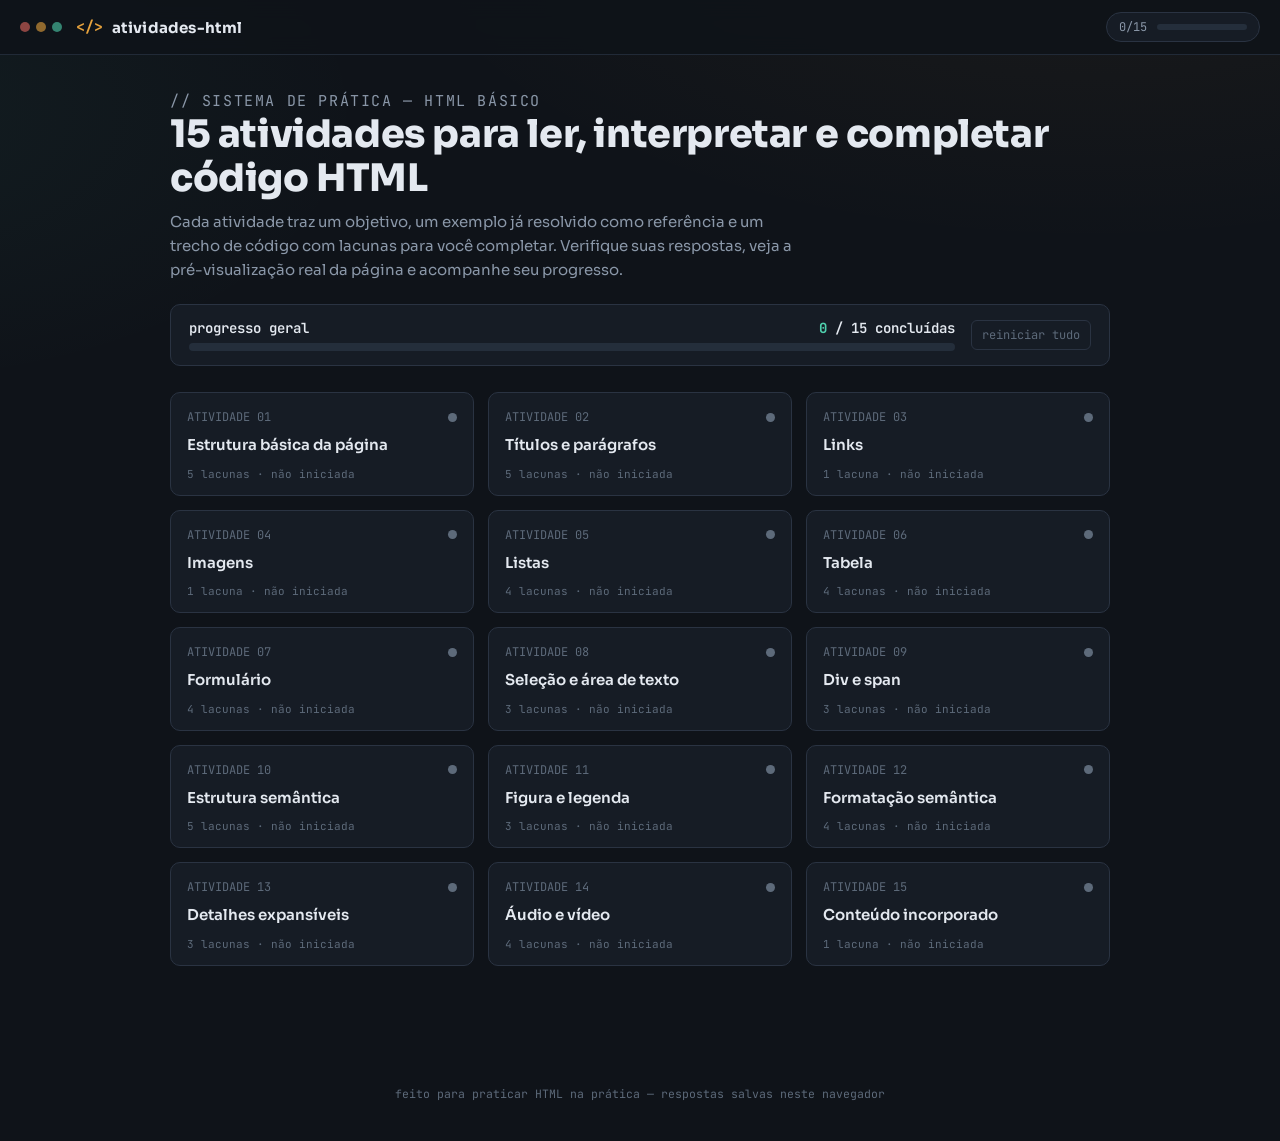
<file: Atividade 01/index.html>
<!DOCTYPE html>
<html lang="pt-br">
<head>
  <meta charset="UTF-8">
  <meta name="viewport" content="width=device-width, initial-scale=1.0">
  <title>&lt;html/&gt; Atividades — Sistema de Prática</title>
  <link rel="preconnect" href="https://fonts.googleapis.com">
  <link href="https://fonts.googleapis.com/css2?family=JetBrains+Mono:wght@400;500;600;700&family=Sora:wght@400;500;600;700;800&display=swap"
  <link rel="stylesheet">
  <link rel="stylesheet" href="style.css">
</head>

<body>
    <div class="topbar">
        <div class="dots"> <span></span><span></span><span></span>
    </div>
    <div class="brand" onclick="location.hash='#/'">
      <span class="tag">&lt;/&gt;</span>
      atividades-html
    </div>

    <div class="topbar-spacer"></div>

    <div class="progress-pill">
      <span id="pillCount">0/15</span>

      <div class="progress-track">
        <div class="progress-fill" id="pillFill" style="width:0%"></div>
      </div>
    </div>
  </div>

  <main id="app"></main>

  <footer>feito para praticar HTML na prática — respostas salvas neste navegador</footer>

  <script src="script.js"></script>

</body>
</html>
</file>
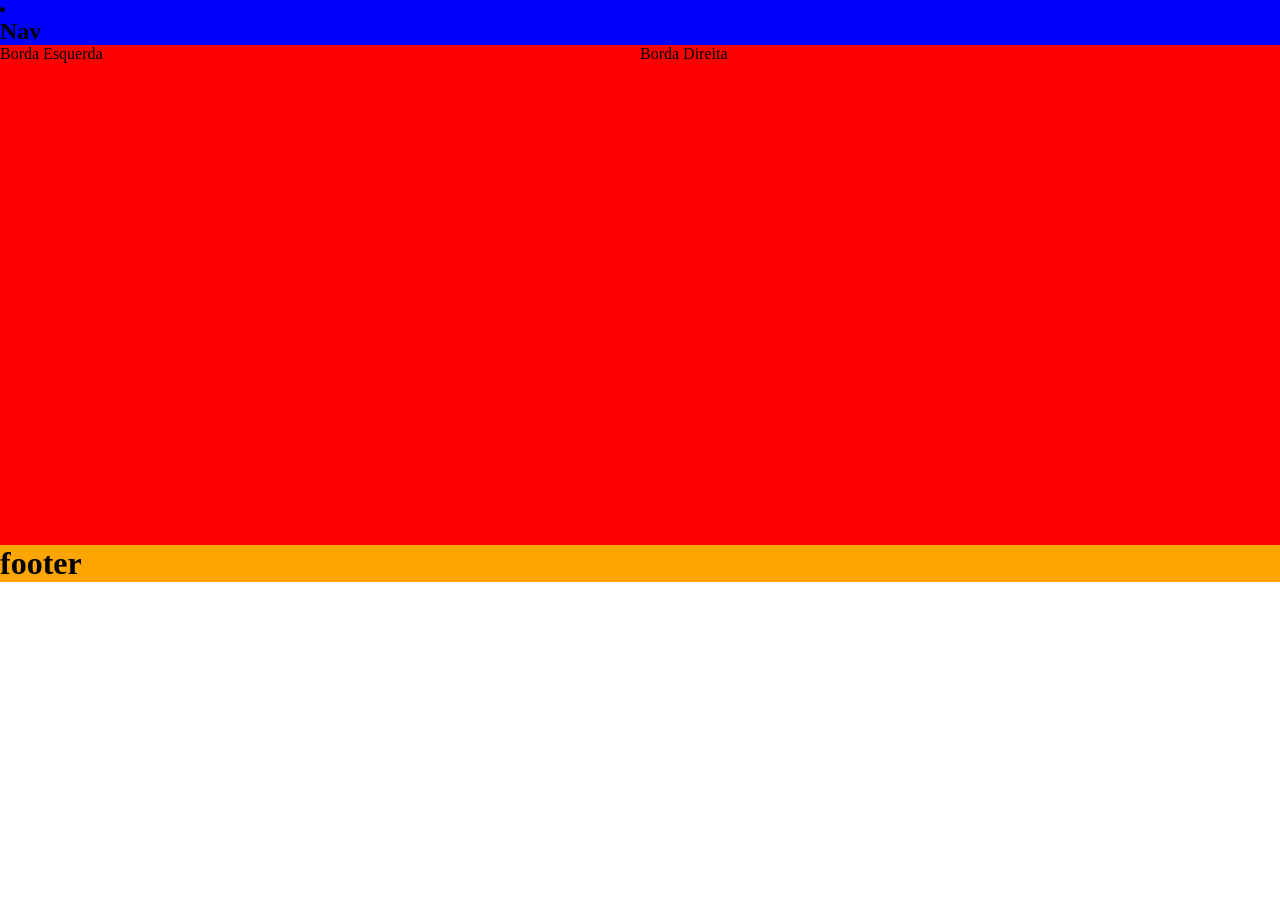
<file: Atividade 02/index.html>
<!DOCTYPE html>
<html lang="pt-br">
<head>
    <meta charset="UTF-8">
    <meta name="viewport" content="width=device-width, initial-scale=1.0">
    <title>Atividade 02</title>
    <link rel="stylesheet" href="style.css">
</head>
<body>
    
    <div class="nav">
        <nav>
            <li>
                <h1>Nav</h1>
            </li>
        </nav>
    </div>

    <div class="borde">
        <aside> Borda Esquerda</aside>
        <aside> Borda Direita</aside>
    </div>

</body>

    <footer>
           <h1>footer</h1> 
    </footer>
</html>
</file>
<file: Atividade 01/style.css>
:root{
    --bg:#0f1319;
    --bg-elev:#161c25;
    --bg-elev-2:#1d2530;
    --bg-elev-3:#242e3b;
    --border:#2a3342;
    --border-soft:#212a37;
    --text:#e4e9f0;
    --text-dim:#8a97a8;
    --text-dimmer:#5d6a7a;
    --accent:#e8a33d;
    --accent-soft:rgba(232,163,61,.14);
    --ok:#4fd1ae;
    --ok-soft:rgba(79,209,174,.14);
    --danger:#e2685f;
    --danger-soft:rgba(226,104,95,.14);
    --mono:'JetBrains Mono',ui-monospace,Menlo,Consolas,monospace;
    --sans:'Sora',system-ui,-apple-system,sans-serif;
  }

*{box-sizing:border-box;}
  html,body{margin:0;padding:0;}
  body{
    background:
      radial-gradient(1200px 600px at 85% -10%, rgba(232,163,61,.06), transparent 60%),
      radial-gradient(900px 500px at -10% 10%, rgba(79,209,174,.05), transparent 55%),
      var(--bg);
    color:var(--text);
    font-family:var(--sans);
    min-height:100vh;
  }
  code,.mono{font-family:var(--mono);}
  a{color:inherit;}
  ::selection{background:var(--accent-soft);}

.topbar{
    position:sticky;top:0;z-index:20;
    display:flex;align-items:center;gap:14px;
    padding:12px 20px;
    background:rgba(15,19,25,.85);
    backdrop-filter:blur(10px);
    border-bottom:1px solid var(--border-soft);
  }
  .topbar .dots{display:flex;gap:6px;}
  .topbar .dots span{width:10px;height:10px;border-radius:50%;background:var(--bg-elev-3);}
  .topbar .dots span:nth-child(1){background:#e2685f;opacity:.6}
  .topbar .dots span:nth-child(2){background:#e8a33d;opacity:.6}
  .topbar .dots span:nth-child(3){background:#4fd1ae;opacity:.6}
  .brand{font-weight:700;letter-spacing:.2px;cursor:pointer;font-size:15px;display:flex;align-items:center;gap:8px}
  .brand .tag{color:var(--accent);font-family:var(--mono);}
  .topbar-spacer{flex:1;}
  .progress-pill{
    display:flex;align-items:center;gap:10px;
    font-family:var(--mono);font-size:12px;color:var(--text-dim);
    background:var(--bg-elev);border:1px solid var(--border);
    padding:6px 12px;border-radius:999px;
  }
  .progress-track{width:90px;height:6px;border-radius:999px;background:var(--bg-elev-3);overflow:hidden;}
  .progress-fill{height:100%;background:linear-gradient(90deg,var(--accent),var(--ok));border-radius:999px;transition:width .4s ease;}

  main{max-width:980px;margin:0 auto;padding:34px 20px 90px};

  /* ---------- dashboard ---------- */
.hero{margin-bottom:30px;}
  .eyebrow{
    font-family:var(--mono);font-size:12px;color:var(--accent);
    text-transform:uppercase;letter-spacing:1.6px;margin:0 0 10px;
  }
  .hero h1{font-size:clamp(26px,4vw,38px);margin:0 0 10px;font-weight:800;letter-spacing:-.4px;line-height:1.15;}
  .hero p{color:var(--text-dim);max-width:640px;line-height:1.6;margin:0;font-size:15px;}

  .statusbar{
    margin-top:22px;
    display:flex;align-items:center;gap:16px;flex-wrap:wrap;
    background:var(--bg-elev);border:1px solid var(--border);
    border-radius:10px;padding:14px 18px;
  }
  .statusbar .big-progress{flex:1;min-width:180px;}
  .statusbar .big-track{height:8px;border-radius:999px;background:var(--bg-elev-3);overflow:hidden;}
  .statusbar .big-fill{height:100%;background:linear-gradient(90deg,var(--accent),var(--ok));transition:width .4s ease;}
  .statusbar .count{font-family:var(--mono);font-weight:600;font-size:14px;white-space:nowrap;}
  .statusbar .count b{color:var(--ok);}
  .reset-all{
    font-family:var(--mono);font-size:12px;color:var(--text-dimmer);
    background:none;border:1px solid var(--border);border-radius:6px;
    padding:6px 10px;cursor:pointer;
  }
  .reset-all:hover{color:var(--danger);border-color:var(--danger);}

  .grid{
    margin-top:26px;
    display:grid;grid-template-columns:repeat(auto-fill,minmax(270px,1fr));
    gap:14px;
  }
  .card{
    background:var(--bg-elev);border:1px solid var(--border);
    border-radius:10px;padding:16px 16px 14px;cursor:pointer;
    transition:border-color .15s ease, transform .15s ease;
    display:flex;flex-direction:column;gap:10px;
    position:relative;overflow:hidden;
  }
  .card:hover{border-color:var(--accent);transform:translateY(-2px);}
  .card .card-top{display:flex;align-items:center;justify-content:space-between;}
  .card .num{font-family:var(--mono);font-size:12px;color:var(--text-dimmer);}
  .status-dot{width:9px;height:9px;border-radius:50%;flex-shrink:0;}
  .status-dot.todo{background:var(--text-dimmer);}
  .status-dot.progress{background:var(--accent);box-shadow:0 0 8px var(--accent-soft);}
  .status-dot.done{background:var(--ok);box-shadow:0 0 8px var(--ok-soft);}
  .card h3{margin:0;font-size:15px;font-weight:600;line-height:1.3;}
  .card .meta{font-family:var(--mono);font-size:11px;color:var(--text-dimmer);display:flex;justify-content:space-between;align-items:center;margin-top:2px;}
  .card .meta .go{color:var(--accent);opacity:0;transition:opacity .15s;}
  .card:hover .meta .go{opacity:1;}

  /* ---------- activity view ---------- */
.back-link{
    display:inline-flex;align-items:center;gap:6px;
    font-family:var(--mono);font-size:12.5px;color:var(--text-dim);
    text-decoration:none;cursor:pointer;margin-bottom:18px;
  }
  .back-link:hover{color:var(--accent);}

  .activity-head{margin-bottom:18px;}
  .activity-head .num-tag{font-family:var(--mono);font-size:12px;color:var(--accent);letter-spacing:1px;}
  .activity-head h1{font-size:clamp(22px,3.4vw,30px);margin:6px 0 8px;font-weight:800;letter-spacing:-.3px;}
  .badge{
    display:inline-flex;align-items:center;gap:6px;font-family:var(--mono);font-size:11.5px;
    padding:4px 10px;border-radius:999px;border:1px solid var(--border);color:var(--text-dim);
  }
  .badge.done{border-color:var(--ok);color:var(--ok);background:var(--ok-soft);}
  .badge.progress{border-color:var(--accent);color:var(--accent);background:var(--accent-soft);}

  .tabs{display:flex;gap:2px;border-bottom:1px solid var(--border);margin:22px 0 0;}
  .tab-btn{
    font-family:var(--mono);font-size:13px;background:none;border:none;color:var(--text-dim);
    padding:10px 16px;cursor:pointer;border-bottom:2px solid transparent;margin-bottom:-1px;
  }
  .tab-btn.active{color:var(--text);border-bottom-color:var(--accent);}
  .tab-btn:hover{color:var(--text);}
  .panel{display:none;padding:22px 0 6px;}
  .panel.active{display:block;}

  .objective-box{
    background:var(--bg-elev);border:1px solid var(--border);border-left:3px solid var(--accent);
    border-radius:8px;padding:14px 16px;color:var(--text-dim);font-size:14px;line-height:1.6;margin-bottom:18px;
  }
  .objective-box b{color:var(--text);}

  .codebox{
    background:#0b0e13;border:1px solid var(--border);border-radius:10px;
    overflow:hidden;font-family:var(--mono);font-size:13px;line-height:1.65;
  }
  .codebox .codebar{
    display:flex;align-items:center;justify-content:space-between;
    padding:8px 14px;background:var(--bg-elev);border-bottom:1px solid var(--border);
    font-size:11.5px;color:var(--text-dimmer);
  }
  .codebox pre{margin:0;padding:14px 0;overflow-x:auto;}
  .codeline{display:flex;}
  .codeline .ln{
    width:38px;flex-shrink:0;text-align:right;padding-right:14px;color:#3a4658;user-select:none;
  }
  .codeline .lc{white-space:pre;color:var(--text);}
  .tok{color:var(--text-dimmer);}
  .tag-name{color:#7aa2f7;}
  .attr-name{color:#e0af68;}
  .attr-val{color:#9ece6a;}
  .blank-chip{
    display:inline-flex;align-items:center;justify-content:center;
    min-width:20px;height:20px;padding:0 5px;border-radius:5px;
    background:var(--accent-soft);border:1px solid var(--accent);color:var(--accent);
    font-size:11px;font-weight:700;vertical-align:middle;
  }
  .blank-chip.filled{background:var(--ok-soft);border-color:var(--ok);color:var(--ok);}

  .blanks-form{margin-top:20px;display:flex;flex-direction:column;gap:12px;}
  .blank-row{
    background:var(--bg-elev);border:1px solid var(--border);border-radius:8px;padding:12px 14px;
  }
  .blank-row.correct{border-color:var(--ok);background:var(--ok-soft);}
  .blank-row.wrong{border-color:var(--danger);background:var(--danger-soft);}
  .blank-row .brow-top{display:flex;align-items:center;gap:10px;margin-bottom:8px;flex-wrap:wrap;}
  .brow-num{
    font-family:var(--mono);font-size:11px;font-weight:700;color:var(--accent);
    background:var(--accent-soft);border:1px solid var(--accent);border-radius:5px;
    width:22px;height:22px;display:flex;align-items:center;justify-content:center;flex-shrink:0;
  }
  .brow-hint{font-size:12.5px;color:var(--text-dim);flex:1;}
  .brow-input-wrap{display:flex;gap:8px;align-items:center;}
  .brow-input-wrap input{
    flex:1;font-family:var(--mono);font-size:13.5px;background:#0b0e13;color:var(--text);
    border:1px solid var(--border);border-radius:6px;padding:8px 10px;outline:none;
  }
  .brow-input-wrap input:focus{border-color:var(--accent);}
  .brow-result{font-size:15px;width:20px;text-align:center;flex-shrink:0;}
  .brow-reveal{
    font-family:var(--mono);font-size:11px;background:none;border:1px solid var(--border);
    color:var(--text-dimmer);border-radius:5px;padding:6px 9px;cursor:pointer;white-space:nowrap;
  }
  .brow-reveal:hover{color:var(--accent);border-color:var(--accent);}
  .brow-answer{
    margin-top:8px;font-family:var(--mono);font-size:12px;color:var(--ok);
    background:#0b0e13;border:1px dashed var(--border);border-radius:6px;padding:7px 10px;display:none;
  }
  .brow-answer.show{display:block;}

  .actions-row{display:flex;gap:10px;margin-top:20px;flex-wrap:wrap;align-items:center;}
  .btn{
    font-family:var(--mono);font-size:13px;font-weight:600;border-radius:7px;padding:10px 18px;
    cursor:pointer;border:1px solid transparent;transition:transform .1s ease;
  }
  .btn:active{transform:scale(.97);}
  .btn-primary{background:var(--accent);color:#1a1206;border-color:var(--accent);}
  .btn-primary:hover{filter:brightness(1.08);}
  .btn-ghost{background:none;border-color:var(--border);color:var(--text-dim);}
  .btn-ghost:hover{color:var(--text);border-color:var(--text-dim);}

  .result-banner{
    margin-top:16px;padding:14px 16px;border-radius:8px;font-size:14px;display:none;
    align-items:center;gap:10px;
  }
  .result-banner.show{display:flex;}
  .result-banner.win{background:var(--ok-soft);border:1px solid var(--ok);color:var(--ok);}
  .result-banner.partial{background:var(--accent-soft);border:1px solid var(--accent);color:var(--accent);}

  .ref-note{color:var(--text-dim);font-size:13.5px;margin-bottom:14px;line-height:1.6;}

  .preview-bar{display:flex;align-items:center;justify-content:space-between;margin-bottom:10px;flex-wrap:wrap;gap:10px;}
  .preview-bar .hint{font-size:12.5px;color:var(--text-dimmer);font-family:var(--mono);}
  iframe.preview-frame{
    width:100%;min-height:340px;border:1px solid var(--border);border-radius:10px;background:#fff;
  }

  .pager{display:flex;justify-content:space-between;align-items:center;margin-top:32px;padding-top:20px;border-top:1px solid var(--border-soft);gap:10px;flex-wrap:wrap;}
  .pager a{
    font-family:var(--mono);font-size:12.5px;color:var(--text-dim);text-decoration:none;
    border:1px solid var(--border);border-radius:7px;padding:9px 14px;
  }
  .pager a:hover{color:var(--accent);border-color:var(--accent);}
  .pager .spacer{flex:1;}

footer{
    text-align:center;color:var(--text-dimmer);font-family:var(--mono);font-size:11.5px;
    padding:30px 20px 40px;
  }

@media (max-width:560px){
    .brow-input-wrap{flex-wrap:wrap;}
    .brow-reveal{order:3;}
}
</file>
<file: Atividade 02/style.css>
* {
    margin: 0;
    padding: 0;
    box-sizing: border-box;
}

.nav {
    background-color: blue;
}

.borde {
    display: flex;
    border: 10px;
    border-color: black;
}

aside {
    background-color: red;
    width: 50%;
    height: 500px;
}

footer {
    background-color: orange;
}
</file>
